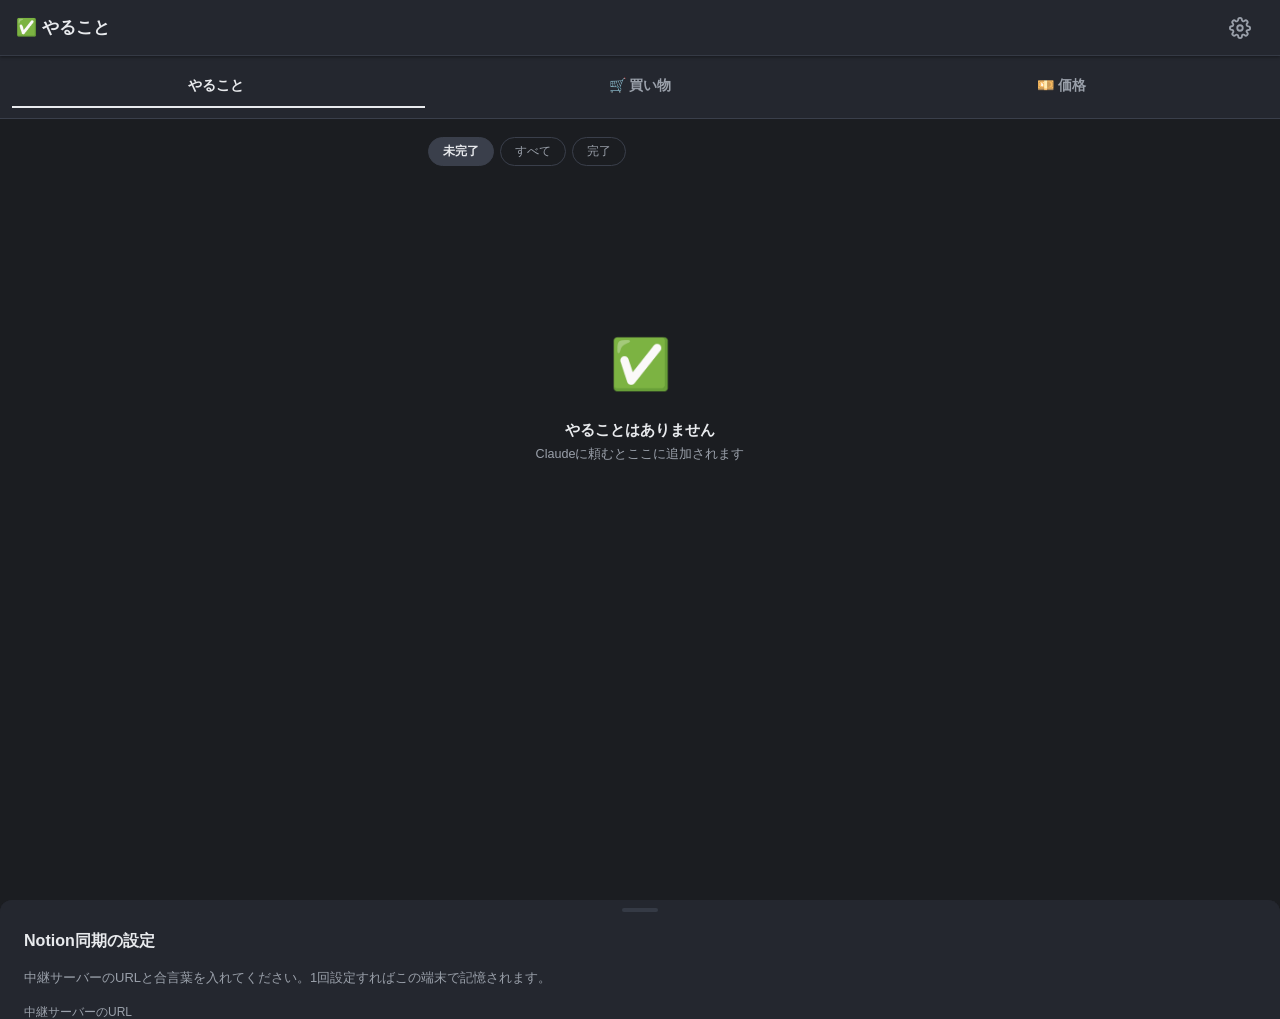
<file: index.html>
<!DOCTYPE html>
<html lang="ja">
<head>
  <meta charset="UTF-8">
  <meta name="viewport" content="width=device-width, initial-scale=1.0, viewport-fit=cover">
  <meta name="theme-color" content="#24272f">
  <meta name="apple-mobile-web-app-capable" content="yes">
  <meta name="apple-mobile-web-app-status-bar-style" content="black-translucent">
  <meta name="apple-mobile-web-app-title" content="買い物リスト">
  <link rel="manifest" href="manifest.json?v=24">
  <link rel="apple-touch-icon" href="icons/icon-192.png">
  <title>買い物リスト</title>
  <link rel="stylesheet" href="css/style.css?v=24">
</head>
<body>

  <!-- Header -->
  <header class="header" id="header">
    <h1 class="header__title">🛒 買い物リスト</h1>
    <span class="sync-status" id="syncStatus"></span>
    <button class="header__action" id="syncSettingsBtn" aria-label="同期設定">
      <svg width="22" height="22" viewBox="0 0 24 24" fill="none" stroke="currentColor" stroke-width="2" stroke-linecap="round" stroke-linejoin="round">
        <circle cx="12" cy="12" r="3"></circle>
        <path d="M19.4 15a1.65 1.65 0 0 0 .33 1.82l.06.06a2 2 0 0 1-2.83 2.83l-.06-.06a1.65 1.65 0 0 0-1.82-.33 1.65 1.65 0 0 0-1 1.51V21a2 2 0 0 1-4 0v-.09A1.65 1.65 0 0 0 9 19.4a1.65 1.65 0 0 0-1.82.33l-.06.06a2 2 0 0 1-2.83-2.83l.06-.06a1.65 1.65 0 0 0 .33-1.82 1.65 1.65 0 0 0-1.51-1H3a2 2 0 0 1 0-4h.09A1.65 1.65 0 0 0 4.6 9a1.65 1.65 0 0 0-.33-1.82l-.06-.06a2 2 0 0 1 2.83-2.83l.06.06A1.65 1.65 0 0 0 9 4.6a1.65 1.65 0 0 0 1-1.51V3a2 2 0 0 1 4 0v.09a1.65 1.65 0 0 0 1 1.51 1.65 1.65 0 0 0 1.82-.33l.06-.06a2 2 0 0 1 2.83 2.83l-.06.06a1.65 1.65 0 0 0-.33 1.82V9c.14.36.4.66.73.87.33.2.71.31 1.1.31H21a2 2 0 0 1 0 4h-.09c-.39 0-.77.11-1.1.31-.33.21-.59.51-.73.87z"></path>
      </svg>
    </button>
    <button class="header__action" id="headerAction" aria-label="完了済みを削除" style="display:none;">
      <svg width="24" height="24" viewBox="0 0 24 24" fill="none" stroke="currentColor" stroke-width="2" stroke-linecap="round" stroke-linejoin="round">
        <polyline points="3 6 5 6 21 6"></polyline>
        <path d="M19 6v14a2 2 0 0 1-2 2H7a2 2 0 0 1-2-2V6m3 0V4a2 2 0 0 1 2-2h4a2 2 0 0 1 2 2v2"></path>
      </svg>
    </button>
  </header>

  <!-- モード切替: やること / 買い物 -->
  <div class="mode-switch" id="modeSwitch">
    <button class="mode-btn mode-btn--active" data-mode="todo">やること<span class="mode-badge" id="todoCount"></span></button>
    <button class="mode-btn" data-mode="shop">🛒 買い物</button>
    <button class="mode-btn" data-mode="price">💴 価格</button>
  </div>

  <!-- View: やること -->
  <main class="view" id="viewTodo">
    <div class="todo-filters">
      <button class="todo-filter todo-filter--active" data-filter="active">未完了</button>
      <button class="todo-filter" data-filter="all">すべて</button>
      <button class="todo-filter" data-filter="done">完了</button>
    </div>
    <div class="todo-list" id="todoList"></div>
    <div class="empty-state" id="todoEmpty" style="display:none;">
      <div class="empty-state__icon">✅</div>
      <p class="empty-state__title">やることはありません</p>
      <p class="empty-state__sub">Claudeに頼むとここに追加されます</p>
    </div>
  </main>

  <!-- View: 価格比較 -->
  <main class="view" id="viewPrice">
    <div class="price-top">
      <input class="price-search" id="priceSearch" type="search" placeholder="商品名・店名で検索" autocomplete="off">
      <div class="price-rank" id="priceRanking" style="display:none;"></div>
    </div>
    <div class="price-list" id="priceList"></div>
    <div class="empty-state" id="priceEmpty" style="display:none;">
      <div class="empty-state__icon">💴</div>
      <p class="empty-state__title">価格の記録はまだありません</p>
      <p class="empty-state__sub">Claudeにレシートや値札の写真を送ると、ここに記録されます</p>
    </div>
  </main>

  <!-- View: List -->
  <main class="view view--active" id="viewList">
    <div class="item-list" id="itemList"></div>
    <div class="empty-state" id="emptyList">
      <div class="empty-state__icon">🛍️</div>
      <p class="empty-state__title">リストは空です</p>
      <p class="empty-state__sub">＋ボタンで商品を追加しましょう</p>
    </div>
  </main>

  <!-- View: History -->
  <main class="view" id="viewHistory">
    <div class="history-list" id="historyList"></div>
    <div class="empty-state" id="emptyHistory">
      <div class="empty-state__icon">📋</div>
      <p class="empty-state__title">履歴はまだありません</p>
      <p class="empty-state__sub">買い物を完了すると履歴に記録されます</p>
    </div>
  </main>

  <!-- View: Favorites -->
  <main class="view" id="viewFavorites">
    <div class="favorites-list" id="favoritesList"></div>
    <div class="empty-state" id="emptyFavorites">
      <div class="empty-state__icon">⭐</div>
      <p class="empty-state__title">お気に入りはまだありません</p>
      <p class="empty-state__sub">同じ商品を半年で3回追加すると自動で登録されます</p>
    </div>
  </main>

  <!-- FAB -->
  <button class="fab" id="fabAdd" aria-label="商品を追加">
    <svg width="28" height="28" viewBox="0 0 24 24" fill="none" stroke="currentColor" stroke-width="2.5" stroke-linecap="round">
      <line x1="12" y1="5" x2="12" y2="19"></line>
      <line x1="5" y1="12" x2="19" y2="12"></line>
    </svg>
  </button>

  <!-- Bottom Navigation -->
  <nav class="bottom-nav" id="bottomNav">
    <button class="nav-tab nav-tab--active" data-view="list">
      <svg width="24" height="24" viewBox="0 0 24 24" fill="none" stroke="currentColor" stroke-width="2" stroke-linecap="round" stroke-linejoin="round">
        <line x1="8" y1="6" x2="21" y2="6"></line>
        <line x1="8" y1="12" x2="21" y2="12"></line>
        <line x1="8" y1="18" x2="21" y2="18"></line>
        <line x1="3" y1="6" x2="3.01" y2="6"></line>
        <line x1="3" y1="12" x2="3.01" y2="12"></line>
        <line x1="3" y1="18" x2="3.01" y2="18"></line>
      </svg>
      <span>リスト</span>
    </button>
    <button class="nav-tab" data-view="history">
      <svg width="24" height="24" viewBox="0 0 24 24" fill="none" stroke="currentColor" stroke-width="2" stroke-linecap="round" stroke-linejoin="round">
        <circle cx="12" cy="12" r="10"></circle>
        <polyline points="12 6 12 12 16 14"></polyline>
      </svg>
      <span>履歴</span>
    </button>
    <button class="nav-tab" data-view="favorites">
      <svg width="24" height="24" viewBox="0 0 24 24" fill="none" stroke="currentColor" stroke-width="2" stroke-linecap="round" stroke-linejoin="round">
        <polygon points="12 2 15.09 8.26 22 9.27 17 14.14 18.18 21.02 12 17.77 5.82 21.02 7 14.14 2 9.27 8.91 8.26 12 2"></polygon>
      </svg>
      <span>お気に入り</span>
    </button>
  </nav>

  <!-- Modal Backdrop -->
  <div class="modal-backdrop" id="modalBackdrop"></div>

  <!-- Modal: Add/Edit Item -->
  <div class="modal" id="itemModal">
    <div class="modal__handle"></div>
    <h2 class="modal__title" id="modalTitle">商品を追加</h2>
    <form id="itemForm" autocomplete="off">
      <div class="form-group">
        <label for="inputUrl">URLから追加（任意）</label>
        <div class="url-input-row">
          <input type="url" id="inputUrl" placeholder="商品ページのURLを貼り付け">
          <button type="button" class="btn-url-fetch" id="btnFetchUrl" aria-label="URLから読み取り">
            <span class="btn-url-fetch__text">読取</span>
            <span class="btn-url-fetch__loading" style="display:none;">...</span>
          </button>
        </div>
        <div class="url-status" id="urlStatus"></div>
      </div>
      <div class="form-group">
        <label for="inputName">商品名</label>
        <input type="text" id="inputName" placeholder="例: 牛乳" required>
        <div class="suggest-hint" id="suggestHint"></div>
      </div>
      <div class="form-group">
        <label>カテゴリ</label>
        <div class="category-chips" id="categoryChips"></div>
      </div>
      <div class="form-row">
        <div class="form-group form-group--half">
          <label for="inputQuantity">数量</label>
          <div class="quantity-control">
            <button type="button" class="qty-btn" id="qtyMinus">−</button>
            <input type="number" id="inputQuantity" value="1" min="1" max="99">
            <button type="button" class="qty-btn" id="qtyPlus">＋</button>
          </div>
        </div>
        <div class="form-group form-group--half">
          <label for="inputUnit">単位</label>
          <select id="inputUnit"></select>
        </div>
      </div>
      <div class="form-row">
        <div class="form-group form-group--half">
          <label for="inputPrice">価格（税込）</label>
          <div class="price-input">
            <span class="price-input__prefix">¥</span>
            <input type="number" id="inputPrice" placeholder="0" min="0">
          </div>
        </div>
        <div class="form-group form-group--half">
          <label for="inputMemo">メモ</label>
          <input type="text" id="inputMemo" placeholder="例: 低脂肪タイプ">
        </div>
      </div>
      <div class="form-actions">
        <button type="button" class="btn btn--secondary" id="btnCancel">キャンセル</button>
        <button type="submit" class="btn btn--primary" id="btnSubmit">追加</button>
      </div>
    </form>
  </div>

  <!-- Toast -->
  <div class="toast" id="toast"></div>

  <!-- Confirm Dialog -->
  <div class="confirm-backdrop" id="confirmBackdrop"></div>
  <div class="confirm-dialog" id="confirmDialog">
    <p class="confirm-dialog__message" id="confirmMessage"></p>
    <div class="confirm-dialog__actions">
      <button class="btn btn--secondary" id="confirmCancel">キャンセル</button>
      <button class="btn btn--danger" id="confirmOk">削除</button>
    </div>
  </div>

  <!-- 同期設定モーダル -->
  <div class="modal" id="syncModal">
    <div class="modal__handle"></div>
    <h2 class="modal__title">Notion同期の設定</h2>
    <p class="sync-help">中継サーバーのURLと合言葉を入れてください。1回設定すればこの端末で記憶されます。</p>
    <label class="sync-label">中継サーバーのURL</label>
    <input class="sync-input" id="syncUrl" type="url" placeholder="https://xxxxx.workers.dev" autocomplete="off">
    <label class="sync-label">合言葉</label>
    <input class="sync-input" id="syncKey" type="password" placeholder="合言葉" autocomplete="off">
    <p class="sync-msg" id="syncMsg"></p>
    <div class="sync-actions">
      <button type="button" class="sync-btn sync-btn--ghost" id="syncCancel">閉じる</button>
      <button type="button" class="sync-btn sync-btn--primary" id="syncSave">保存して接続</button>
    </div>
  </div>

  <script src="js/desktop.js?v=24"></script>
  <script src="js/sync.js?v=24"></script>
  <script src="js/todo.js?v=24"></script>
  <script src="js/prices.js?v=24"></script>
  <script src="js/store.js?v=24"></script>
  <script src="js/app.js?v=24"></script>
</body>
</html>
</file>
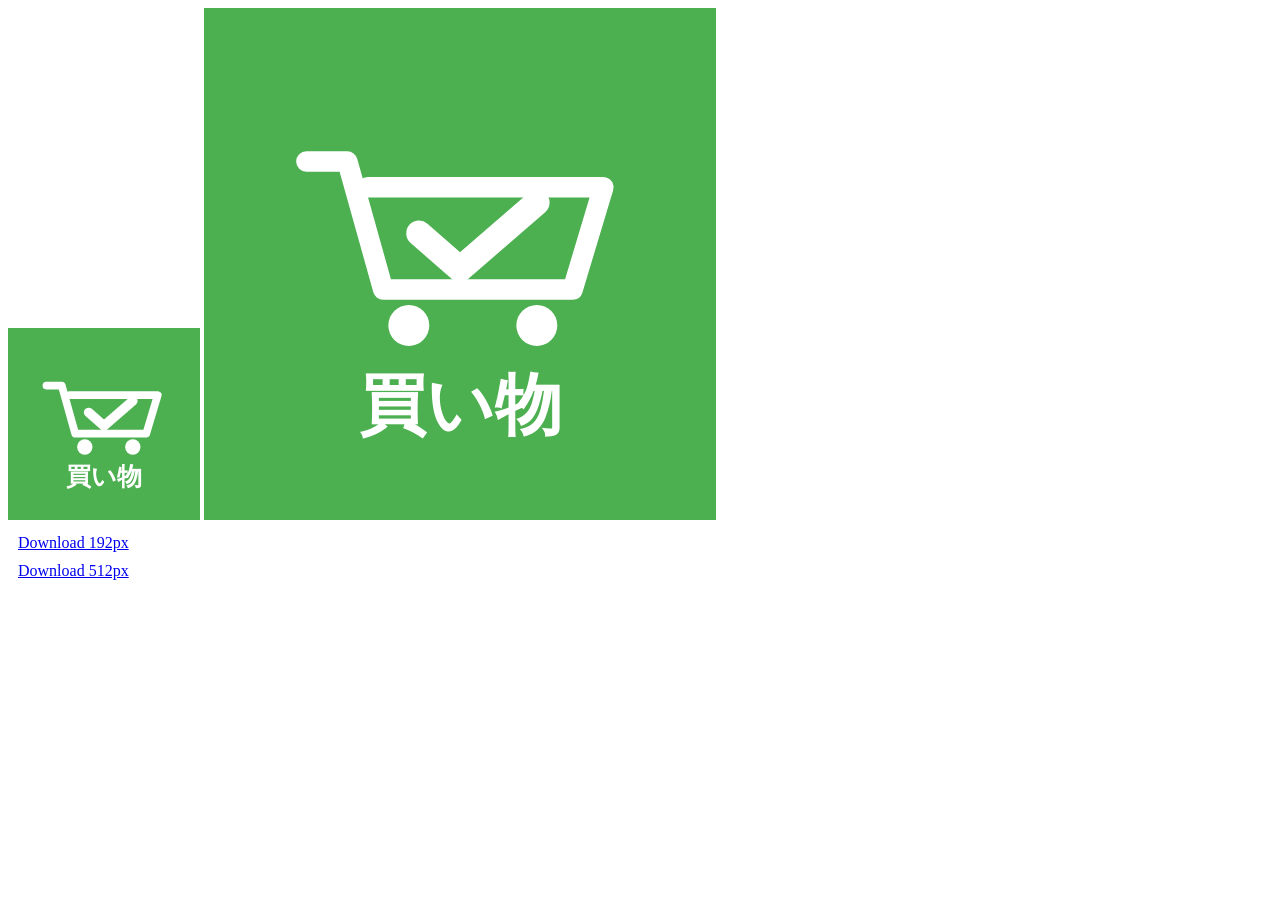
<file: icons/generate-icons.html>
<!DOCTYPE html>
<html>
<head><title>Icon Generator</title></head>
<body>
<canvas id="c192" width="192" height="192"></canvas>
<canvas id="c512" width="512" height="512"></canvas>
<script>
function drawIcon(canvas) {
  const ctx = canvas.getContext('2d');
  const s = canvas.width;

  // Background
  ctx.fillStyle = '#4CAF50';
  ctx.fillRect(0, 0, s, s);

  // Cart icon (simplified)
  ctx.strokeStyle = '#fff';
  ctx.fillStyle = '#fff';
  ctx.lineWidth = s * 0.04;
  ctx.lineCap = 'round';
  ctx.lineJoin = 'round';

  const cx = s * 0.5;
  const cy = s * 0.45;
  const scale = s / 100;

  // Cart body
  ctx.beginPath();
  ctx.moveTo(20 * scale, 30 * scale);
  ctx.lineTo(28 * scale, 30 * scale);
  ctx.lineTo(35 * scale, 55 * scale);
  ctx.lineTo(72 * scale, 55 * scale);
  ctx.lineTo(78 * scale, 35 * scale);
  ctx.lineTo(32 * scale, 35 * scale);
  ctx.stroke();

  // Wheels
  ctx.beginPath();
  ctx.arc(40 * scale, 62 * scale, 4 * scale, 0, Math.PI * 2);
  ctx.fill();
  ctx.beginPath();
  ctx.arc(65 * scale, 62 * scale, 4 * scale, 0, Math.PI * 2);
  ctx.fill();

  // Checkmark
  ctx.lineWidth = s * 0.05;
  ctx.beginPath();
  ctx.moveTo(42 * scale, 44 * scale);
  ctx.lineTo(50 * scale, 51 * scale);
  ctx.lineTo(65 * scale, 38 * scale);
  ctx.stroke();

  // Text
  ctx.font = `bold ${s * 0.13}px sans-serif`;
  ctx.textAlign = 'center';
  ctx.fillText('買い物', cx, s * 0.82);
}

drawIcon(document.getElementById('c192'));
drawIcon(document.getElementById('c512'));

// Download links
['c192', 'c512'].forEach(id => {
  const canvas = document.getElementById(id);
  const link = document.createElement('a');
  link.download = `icon-${canvas.width}.png`;
  link.href = canvas.toDataURL('image/png');
  link.textContent = `Download ${canvas.width}px`;
  link.style.display = 'block';
  link.style.margin = '10px';
  document.body.appendChild(link);
});
</script>
</body>
</html>
</file>
<file: css/style.css>
/* === Reset & Variables === */
*, *::before, *::after {
  box-sizing: border-box;
  margin: 0;
  padding: 0;
}

:root {
  --color-primary: #5bd49a;
  --color-primary-dark: #43b881;
  --color-primary-light: #2a3b35;
  --color-background: #1b1d21;
  --color-surface: #24272f;
  --color-surface-2: #2a2e38;
  --color-text-primary: #e8eaed;
  --color-text-secondary: #9aa0aa;
  --color-divider: #353a45;
  --color-danger: #ff7b7b;
  --color-checked: #6b7280;
  --color-accent: #6ea8fe;
  --color-warn: #f5c14b;

  --header-height: 56px;
  --nav-height: 60px;
  --fab-size: 56px;
  --tap-min: 48px;
  --radius: 12px;
  --radius-sm: 8px;

  --sp-xs: 4px;
  --sp-sm: 8px;
  --sp-md: 16px;
  --sp-lg: 24px;

  --font: -apple-system, 'Hiragino Sans', 'Noto Sans JP', 'Yu Gothic', 'Meiryo', sans-serif;
  --shadow-1: 0 1px 3px rgba(0,0,0,0.4);
  --shadow-2: 0 4px 12px rgba(0,0,0,0.45);
  --shadow-3: 0 8px 24px rgba(0,0,0,0.5);

  --safe-bottom: env(safe-area-inset-bottom, 0px);
}

html {
  font-size: 15px;
  -webkit-text-size-adjust: 100%;
}

body {
  font-family: var(--font);
  background: var(--color-background);
  color: var(--color-text-primary);
  line-height: 1.5;
  -webkit-tap-highlight-color: transparent;
  overflow-x: hidden;
  min-height: 100vh;
  min-height: 100dvh;
}

input, select, button, textarea {
  font-family: inherit;
  font-size: inherit;
}

button {
  cursor: pointer;
  border: none;
  background: none;
  touch-action: manipulation;
}

/* === Header === */
.header {
  position: fixed;
  top: 0;
  left: 0;
  right: 0;
  height: var(--header-height);
  background: var(--color-surface);
  color: var(--color-text-primary);
  border-bottom: 1px solid var(--color-divider);
  display: flex;
  align-items: center;
  justify-content: space-between;
  padding: 0 var(--sp-md);
  z-index: 100;
  box-shadow: var(--shadow-1);
}

.header__title {
  font-size: 1.2rem;
  font-weight: 700;
}

.header__action {
  color: var(--color-text-secondary);
  width: var(--tap-min);
  height: var(--tap-min);
  display: flex;
  align-items: center;
  justify-content: center;
  border-radius: 50%;
  transition: background 0.15s;
}

.header__action:active {
  background: rgba(255,255,255,0.2);
}

/* === Views === */
.view {
  display: none;
  padding: calc(var(--header-height) + var(--sp-md)) var(--sp-md) calc(var(--nav-height) + var(--safe-bottom) + var(--sp-lg));
  min-height: 100vh;
  min-height: 100dvh;
}

.view--active {
  display: block;
}

/* === Empty State === */
.empty-state {
  display: flex;
  flex-direction: column;
  align-items: center;
  justify-content: center;
  padding: 60px var(--sp-lg);
  text-align: center;
}

.empty-state__icon {
  font-size: 3.5rem;
  margin-bottom: var(--sp-md);
}

.empty-state__title {
  font-size: 1.1rem;
  font-weight: 600;
  color: var(--color-text-primary);
  margin-bottom: var(--sp-xs);
}

.empty-state__sub {
  font-size: 0.9rem;
  color: var(--color-text-secondary);
}

/* === Item List === */
.category-group {
  margin-bottom: var(--sp-md);
}

.category-group__header {
  display: flex;
  align-items: center;
  gap: var(--sp-sm);
  padding: var(--sp-sm) var(--sp-xs);
  font-size: 0.85rem;
  font-weight: 600;
  color: var(--color-text-secondary);
}

.category-group__dot {
  width: 10px;
  height: 10px;
  border-radius: 50%;
  flex-shrink: 0;
}

.item-card {
  position: relative;
  overflow: hidden;
  border-radius: var(--radius-sm);
  margin-bottom: var(--sp-sm);
  max-height: 200px;
  transition: max-height 0.4s ease, opacity 0.4s ease, margin-bottom 0.4s ease;
}

.item-card--removing {
  max-height: 0;
  opacity: 0;
  margin-bottom: 0;
  pointer-events: none;
}

.item-card__actions {
  position: absolute;
  top: 0;
  right: 0;
  bottom: 0;
  display: flex;
  align-items: stretch;
}

.item-card__action-delete {
  width: 80px;
  background: var(--color-danger);
  color: #fff;
  display: flex;
  align-items: center;
  justify-content: center;
  font-size: 0.85rem;
  font-weight: 600;
}

.item-card__action-fav {
  width: 80px;
  background: #FFC107;
  color: #fff;
  display: flex;
  align-items: center;
  justify-content: center;
  font-size: 1.2rem;
}

.item-card__content {
  position: relative;
  display: flex;
  align-items: center;
  gap: var(--sp-sm);
  padding: var(--sp-sm) var(--sp-md);
  background: var(--color-surface);
  border-left: 4px solid var(--color-divider);
  min-height: var(--tap-min);
  transition: transform 0.2s ease;
  z-index: 1;
}

.item-card__check {
  width: 24px;
  height: 24px;
  border: 2px solid var(--color-text-secondary);
  border-radius: 50%;
  flex-shrink: 0;
  display: flex;
  align-items: center;
  justify-content: center;
  transition: all 0.15s;
  touch-action: manipulation;
}

.item-card__check--checked {
  background: var(--color-primary);
  border-color: var(--color-primary);
}

.item-card__check--checked::after {
  content: '';
  width: 6px;
  height: 10px;
  border: solid #11151c;
  border-width: 0 2px 2px 0;
  transform: rotate(45deg) translate(-1px, -1px);
}

.item-card__info {
  flex: 1;
  min-width: 0;
}

.item-card__name {
  font-size: 1rem;
  font-weight: 500;
  overflow: hidden;
  text-overflow: ellipsis;
  white-space: nowrap;
}

.item-card__meta {
  font-size: 0.8rem;
  color: var(--color-text-secondary);
  display: flex;
  gap: var(--sp-sm);
  margin-top: 2px;
}

.item-card--checked .item-card__name {
  text-decoration: line-through;
  color: var(--color-checked);
}

.item-card--checked .item-card__meta {
  color: var(--color-checked);
}

.item-card--checked .item-card__content {
  opacity: 0.6;
}

/* === History === */
.history-group {
  margin-bottom: var(--sp-md);
}

.history-group__header {
  font-size: 0.85rem;
  font-weight: 600;
  color: var(--color-text-secondary);
  padding: var(--sp-sm) var(--sp-xs);
}

.history-item {
  position: relative;
  overflow: hidden;
  border-radius: var(--radius-sm);
  margin-bottom: var(--sp-sm);
}

.history-item__actions {
  position: absolute;
  top: 0;
  right: 0;
  bottom: 0;
  display: flex;
  align-items: stretch;
}

.history-item__action-delete {
  width: 80px;
  background: var(--color-danger);
  color: #fff;
  display: flex;
  align-items: center;
  justify-content: center;
  font-size: 0.85rem;
  font-weight: 600;
}

.history-item__content {
  position: relative;
  display: flex;
  align-items: center;
  gap: var(--sp-sm);
  padding: var(--sp-sm) var(--sp-md);
  background: var(--color-surface);
  border-left: 4px solid var(--color-divider);
  min-height: var(--tap-min);
  touch-action: manipulation;
  transition: transform 0.2s ease;
  z-index: 1;
}

.history-item__content:active {
  background: rgba(255,255,255,.07);
}

.history-item__info {
  flex: 1;
  min-width: 0;
}

.history-item__name {
  font-weight: 500;
  overflow: hidden;
  text-overflow: ellipsis;
  white-space: nowrap;
}

.history-item__meta {
  font-size: 0.8rem;
  color: var(--color-text-secondary);
}

.history-item__price {
  flex-shrink: 0;
  background: rgba(245,193,75,.16);
  color: #E65100;
  font-size: 0.8rem;
  font-weight: 600;
  padding: 2px 8px;
  border-radius: 10px;
  white-space: nowrap;
}

.history-item__add {
  color: var(--color-primary);
  font-size: 1.2rem;
  width: var(--tap-min);
  height: var(--tap-min);
  display: flex;
  align-items: center;
  justify-content: center;
  flex-shrink: 0;
}

/* === Favorites === */
.favorite-card {
  display: flex;
  align-items: center;
  gap: var(--sp-sm);
  padding: var(--sp-sm) var(--sp-md);
  background: var(--color-surface);
  border-radius: var(--radius-sm);
  margin-bottom: var(--sp-sm);
  border-left: 4px solid var(--color-divider);
  min-height: var(--tap-min);
  touch-action: manipulation;
  transition: background 0.15s;
  position: relative;
}

.favorite-card:active {
  background: rgba(255,255,255,.07);
}

.favorite-card__icon {
  font-size: 1.3rem;
  flex-shrink: 0;
}

.favorite-card__info {
  flex: 1;
  min-width: 0;
}

.favorite-card__name {
  font-weight: 500;
  overflow: hidden;
  text-overflow: ellipsis;
  white-space: nowrap;
}

.favorite-card__meta {
  font-size: 0.8rem;
  color: var(--color-text-secondary);
}

.favorite-card__actions {
  display: flex;
  gap: var(--sp-xs);
}

.favorite-card__add {
  color: var(--color-primary);
  width: var(--tap-min);
  height: var(--tap-min);
  display: flex;
  align-items: center;
  justify-content: center;
  font-size: 1.4rem;
  flex-shrink: 0;
}

.favorite-card__remove {
  color: var(--color-danger);
  width: 36px;
  height: var(--tap-min);
  display: flex;
  align-items: center;
  justify-content: center;
  font-size: 1rem;
  flex-shrink: 0;
  opacity: 0.6;
}

.favorite-card__remove:active {
  opacity: 1;
}

/* === Bottom Navigation === */
.bottom-nav {
  position: fixed;
  bottom: 0;
  left: 0;
  right: 0;
  height: calc(var(--nav-height) + var(--safe-bottom));
  padding-bottom: var(--safe-bottom);
  background: var(--color-surface);
  display: flex;
  box-shadow: 0 -1px 4px rgba(0,0,0,0.08);
  z-index: 100;
}

.nav-tab {
  flex: 1;
  display: flex;
  flex-direction: column;
  align-items: center;
  justify-content: center;
  gap: 2px;
  color: var(--color-text-secondary);
  font-size: 0.7rem;
  font-weight: 500;
  transition: color 0.15s;
  position: relative;
}

.nav-tab--active {
  color: var(--color-primary);
}

.nav-tab--active::before {
  content: '';
  position: absolute;
  top: 0;
  left: 20%;
  right: 20%;
  height: 3px;
  background: var(--color-primary);
  border-radius: 0 0 3px 3px;
}

.nav-tab svg {
  width: 22px;
  height: 22px;
}

/* === FAB === */
.fab {
  position: fixed;
  bottom: calc(var(--nav-height) + var(--safe-bottom) + var(--sp-md));
  right: var(--sp-md);
  width: var(--fab-size);
  height: var(--fab-size);
  background: var(--color-primary);
  color: #11151c;
  border-radius: 50%;
  display: flex;
  align-items: center;
  justify-content: center;
  box-shadow: var(--shadow-2);
  z-index: 90;
  transition: transform 0.15s, box-shadow 0.15s;
}

.fab:active {
  transform: scale(0.92);
  box-shadow: var(--shadow-1);
}

.fab--hidden {
  display: none;
}

/* === Modal === */
.modal-backdrop {
  position: fixed;
  inset: 0;
  background: rgba(0,0,0,0.4);
  z-index: 200;
  opacity: 0;
  pointer-events: none;
  transition: opacity 0.25s;
}

.modal-backdrop--active {
  opacity: 1;
  pointer-events: auto;
}

.modal {
  position: fixed;
  bottom: 0;
  left: 0;
  right: 0;
  background: var(--color-surface);
  border-radius: var(--radius) var(--radius) 0 0;
  padding: var(--sp-sm) var(--sp-lg) calc(var(--sp-lg) + var(--safe-bottom));
  z-index: 201;
  transform: translateY(100%);
  transition: transform 0.3s cubic-bezier(0.4, 0, 0.2, 1);
  max-height: 85vh;
  overflow-y: auto;
}

.modal--active {
  transform: translateY(0);
}

.modal__handle {
  width: 36px;
  height: 4px;
  background: var(--color-divider);
  border-radius: 2px;
  margin: 0 auto var(--sp-md);
}

.modal__title {
  font-size: 1.15rem;
  font-weight: 700;
  margin-bottom: var(--sp-md);
}

/* === Form === */
.form-group {
  margin-bottom: var(--sp-md);
}

.form-group label {
  display: block;
  font-size: 0.85rem;
  font-weight: 600;
  color: var(--color-text-secondary);
  margin-bottom: var(--sp-xs);
}

.form-group input[type="text"],
.form-group select {
  width: 100%;
  padding: 10px 12px;
  border: 1.5px solid var(--color-divider);
  border-radius: var(--radius-sm);
  font-size: 1rem;
  background: var(--color-surface);
  transition: border-color 0.15s;
  appearance: none;
  -webkit-appearance: none;
}

.form-group select {
  background-image: url("data:image/svg+xml,%3Csvg xmlns='http://www.w3.org/2000/svg' width='12' height='12' viewBox='0 0 24 24' fill='none' stroke='%23757575' stroke-width='2'%3E%3Cpolyline points='6 9 12 15 18 9'%3E%3C/polyline%3E%3C/svg%3E");
  background-repeat: no-repeat;
  background-position: right 12px center;
  padding-right: 36px;
}

.form-group input:focus,
.form-group select:focus {
  outline: none;
  border-color: var(--color-primary);
}

.suggest-hint {
  font-size: 0.8rem;
  color: var(--color-primary);
  margin-top: var(--sp-xs);
}

.suggest-hint:empty {
  display: none;
}

.form-row {
  display: flex;
  gap: var(--sp-md);
}

.form-group--half {
  flex: 1;
}

/* === Quantity Control === */
.quantity-control {
  display: flex;
  align-items: center;
  border: 1.5px solid var(--color-divider);
  border-radius: var(--radius-sm);
  overflow: hidden;
}

.qty-btn {
  width: var(--tap-min);
  height: 42px;
  font-size: 1.2rem;
  font-weight: 600;
  color: var(--color-primary);
  display: flex;
  align-items: center;
  justify-content: center;
  transition: background 0.1s;
}

.qty-btn:active {
  background: var(--color-primary-light);
}

.quantity-control input[type="number"] {
  width: 48px;
  text-align: center;
  border: none;
  border-left: 1px solid var(--color-divider);
  border-right: 1px solid var(--color-divider);
  font-size: 1rem;
  font-weight: 600;
  height: 42px;
  padding: 0;
  -moz-appearance: textfield;
}

.quantity-control input[type="number"]::-webkit-inner-spin-button,
.quantity-control input[type="number"]::-webkit-outer-spin-button {
  -webkit-appearance: none;
}

.quantity-control input:focus {
  outline: none;
}

/* === Category Chips === */
.category-chips {
  display: flex;
  gap: var(--sp-sm);
  overflow-x: auto;
  padding: var(--sp-xs) 0;
  -webkit-overflow-scrolling: touch;
  scrollbar-width: none;
}

.category-chips::-webkit-scrollbar {
  display: none;
}

.category-chip {
  flex-shrink: 0;
  padding: 6px 14px;
  border-radius: 20px;
  font-size: 0.85rem;
  font-weight: 500;
  border: 1.5px solid var(--color-divider);
  background: var(--color-surface);
  white-space: nowrap;
  transition: all 0.15s;
  touch-action: manipulation;
}

.category-chip--selected {
  color: #fff;
  border-color: transparent;
}

/* === URL Input === */
.url-input-row {
  display: flex;
  gap: var(--sp-sm);
}

.url-input-row input[type="url"] {
  flex: 1;
  padding: 10px 12px;
  border: 1.5px solid var(--color-divider);
  border-radius: var(--radius-sm);
  font-size: 0.9rem;
  background: var(--color-surface);
  transition: border-color 0.15s;
  min-width: 0;
}

.url-input-row input[type="url"]:focus {
  outline: none;
  border-color: var(--color-primary);
}

.btn-url-fetch {
  flex-shrink: 0;
  padding: 0 14px;
  background: #2196F3;
  color: #fff;
  border-radius: var(--radius-sm);
  font-size: 0.85rem;
  font-weight: 600;
  min-height: 42px;
  border: none;
  cursor: pointer;
  touch-action: manipulation;
  transition: background 0.15s;
}

.btn-url-fetch:active {
  background: #1976D2;
}

.btn-url-fetch--loading {
  background: #90CAF9;
  pointer-events: none;
}

.url-status {
  font-size: 0.8rem;
  margin-top: var(--sp-xs);
  min-height: 1.2em;
}

.url-status--success {
  color: var(--color-primary);
}

.url-status--error {
  color: var(--color-danger);
}

/* === Price Input === */
.price-input {
  display: flex;
  align-items: center;
  border: 1.5px solid var(--color-divider);
  border-radius: var(--radius-sm);
  overflow: hidden;
  transition: border-color 0.15s;
}

.price-input:focus-within {
  border-color: var(--color-primary);
}

.price-input__prefix {
  padding: 0 8px 0 12px;
  color: var(--color-text-secondary);
  font-weight: 600;
  font-size: 1rem;
}

.price-input input[type="number"] {
  flex: 1;
  border: none;
  padding: 10px 12px 10px 0;
  font-size: 1rem;
  min-width: 0;
  -moz-appearance: textfield;
}

.price-input input[type="number"]::-webkit-inner-spin-button,
.price-input input[type="number"]::-webkit-outer-spin-button {
  -webkit-appearance: none;
}

.price-input input:focus {
  outline: none;
}

/* === Price badge in list === */
.item-card__price {
  flex-shrink: 0;
  background: rgba(245,193,75,.16);
  color: #E65100;
  font-size: 0.8rem;
  font-weight: 600;
  padding: 2px 8px;
  border-radius: 10px;
  white-space: nowrap;
}

/* === Buttons === */
.form-actions {
  display: flex;
  gap: var(--sp-sm);
  margin-top: var(--sp-lg);
}

.btn {
  flex: 1;
  padding: 12px var(--sp-md);
  border-radius: var(--radius-sm);
  font-size: 1rem;
  font-weight: 600;
  transition: all 0.15s;
  min-height: var(--tap-min);
  border: none;
  cursor: pointer;
  touch-action: manipulation;
}

.btn--primary {
  background: var(--color-primary);
  color: #11151c;
  font-weight: 700;
}

.btn--primary:active {
  background: var(--color-primary-dark);
}

.btn--secondary {
  background: rgba(255,255,255,.07);
  color: var(--color-text-primary);
}

.btn--secondary:active {
  background: rgba(255,255,255,.14);
}

.btn--danger {
  background: var(--color-danger);
  color: #11151c;
  font-weight: 700;
}

.btn--danger:active {
  background: #d32f2f;
}

/* === Toast === */
.toast {
  position: fixed;
  bottom: calc(var(--nav-height) + var(--safe-bottom) + var(--sp-lg));
  left: 50%;
  transform: translateX(-50%) translateY(20px);
  background: var(--color-surface-2);
  color: var(--color-text-primary);
  border: 1px solid var(--color-divider);
  padding: 10px 20px;
  border-radius: 24px;
  font-size: 0.9rem;
  z-index: 300;
  opacity: 0;
  pointer-events: none;
  transition: all 0.25s;
  max-width: 90vw;
  text-align: center;
}

.toast--show {
  opacity: 1;
  transform: translateX(-50%) translateY(0);
  pointer-events: auto;
}

.toast--with-action {
  display: flex;
  align-items: center;
  gap: 12px;
  padding: 8px 8px 8px 20px;
  text-align: left;
}

.toast__message {
  flex: 1;
  min-width: 0;
}

.toast__action {
  color: #81C784;
  font-weight: 700;
  font-size: 0.9rem;
  padding: 8px 14px;
  border-radius: 18px;
  background: none;
  flex-shrink: 0;
  transition: background 0.15s;
}

.toast__action:active {
  background: rgba(255,255,255,0.12);
}

/* === Confirm Dialog === */
.confirm-backdrop {
  position: fixed;
  inset: 0;
  background: rgba(0,0,0,0.4);
  z-index: 300;
  opacity: 0;
  pointer-events: none;
  transition: opacity 0.2s;
}

.confirm-backdrop--active {
  opacity: 1;
  pointer-events: auto;
}

.confirm-dialog {
  position: fixed;
  top: 50%;
  left: 50%;
  transform: translate(-50%, -50%) scale(0.9);
  background: var(--color-surface);
  border-radius: var(--radius);
  padding: var(--sp-lg);
  z-index: 301;
  width: min(320px, 85vw);
  opacity: 0;
  pointer-events: none;
  transition: all 0.2s;
  box-shadow: var(--shadow-3);
}

.confirm-dialog--active {
  opacity: 1;
  pointer-events: auto;
  transform: translate(-50%, -50%) scale(1);
}

.confirm-dialog__message {
  font-size: 1rem;
  margin-bottom: var(--sp-lg);
  line-height: 1.5;
}

.confirm-dialog__actions {
  display: flex;
  gap: var(--sp-sm);
}

/* === Utility === */
.sr-only {
  position: absolute;
  width: 1px;
  height: 1px;
  padding: 0;
  margin: -1px;
  overflow: hidden;
  clip: rect(0,0,0,0);
  border: 0;
}

/* === Responsive === */
@media (min-width: 600px) {
  .view {
    max-width: 480px;
    margin: 0 auto;
  }
}

/* === Notion同期 === */
.sync-status {
  margin-left: auto;
  margin-right: 8px;
  font-size: 11px;
  color: rgba(255,255,255,.85);
  white-space: nowrap;
}
.sync-status--error { color: #FFCDD2; }

.sync-help { font-size: 13px; line-height: 1.6; color: var(--color-text-secondary); margin-bottom: 14px; }
.sync-label { display: block; font-size: 12px; color: var(--color-text-secondary); margin: 10px 0 4px; }
.sync-input {
  width: 100%; padding: 11px 12px; border: 1px solid var(--color-divider); border-radius: 10px;
  font-size: 15px; background: var(--color-surface); box-sizing: border-box;
}
.sync-input:focus { outline: none; border-color: var(--color-primary); }
.sync-msg { font-size: 13px; margin: 12px 0 0; min-height: 18px; color: var(--color-text-primary); }
.sync-actions { display: flex; gap: 10px; margin-top: 16px; }
.sync-btn {
  flex: 1; padding: 13px; border-radius: 10px; font-size: 15px;
  font-weight: 600; cursor: pointer; border: none;
}
.sync-btn--primary { background: var(--color-primary); color: #11151c; font-weight: 700; }
.sync-btn--ghost { background: rgba(255,255,255,.07); color: var(--color-text-secondary); }

/* === モード切替（やること / 買い物）=== */
.mode-switch {
  display: flex; gap: 8px; padding: 10px 12px;
  background: var(--color-surface); border-bottom: 1px solid var(--color-divider);
  position: sticky; top: 0; z-index: 10;
}
.mode-btn {
  flex: 1; padding: 10px; border: none; border-radius: 10px; cursor: pointer;
  background: rgba(255,255,255,.07); color: var(--color-text-secondary); font-size: 15px; font-weight: 600;
  display: flex; align-items: center; justify-content: center; gap: 6px;
}
.mode-btn--active { background: var(--color-primary); color: #11151c; }
.mode-badge { font-size: 11px; font-weight: 500; opacity: .9; }

/* === やること === */
.todo-filters { display: flex; gap: 6px; padding: 10px 12px 4px; }
.todo-filter {
  background: transparent; border: 1px solid var(--color-divider); color: var(--color-text-secondary);
  border-radius: 999px; padding: 5px 14px; font-size: 12px; cursor: pointer;
}
.todo-filter--active { background: var(--color-primary); border-color: var(--color-primary); color: #11151c; font-weight: 600; }

.todo-list { padding: 8px 12px 90px; }
.todo-card {
  background: var(--color-surface); border-radius: 12px; padding: 12px 14px; margin-bottom: 8px;
  box-shadow: 0 1px 3px rgba(0,0,0,.08);
}
.todo-card--done { opacity: .55; }
.todo-card--doing { box-shadow: inset 3px 0 0 var(--color-warn), 0 1px 3px rgba(0,0,0,.08); }
.todo-card__row { display: flex; align-items: flex-start; gap: 12px; }
.todo-check {
  flex: 0 0 auto; width: 26px; height: 26px; border-radius: 8px;
  border: 2px solid var(--color-checked); background: var(--color-surface); cursor: pointer;
  font-size: 13px; line-height: 1; color: #11151c;
  display: flex; align-items: center; justify-content: center;
}
.todo-check--doing { background: var(--color-warn); border-color: var(--color-warn); color: #4a3500; }
.todo-check--done { background: var(--color-primary); border-color: var(--color-primary); }
.todo-card__body { flex: 1 1 auto; min-width: 0; }
.todo-card__title { font-size: 15px; line-height: 1.5; word-break: break-word; }
.todo-card--done .todo-card__title { text-decoration: line-through; color: var(--color-checked); }
.todo-card__tags { display: flex; flex-wrap: wrap; gap: 6px; margin-top: 7px; align-items: center; }
.todo-tag {
  font-size: 11px; padding: 2px 8px; border-radius: 999px;
  background: rgba(255,255,255,.07); color: var(--color-text-secondary); white-space: nowrap;
}
.todo-tag--doing { background: rgba(245,193,75,.16); color: var(--color-warn); }
.todo-tag--pri-高 { background: rgba(255,123,123,.16); color: var(--color-danger); }
.todo-tag--over { background: rgba(255,123,123,.16); color: var(--color-danger); }
.todo-tag--memo { cursor: pointer; }
.todo-memo {
  margin-top: 10px; padding: 10px 12px; background: var(--color-surface-2); border-radius: 8px;
  font-size: 13px; line-height: 1.7; white-space: pre-wrap; word-break: break-word; color: var(--color-text-secondary);
}

/* ヘッダーが position:fixed のため、その下に配置する */
.mode-switch { margin-top: 56px; top: 56px; }
/* モード切替がヘッダー分の余白を担うので、各ビューの上余白は小さくする */
.view { padding-top: 8px; }

/* ==========================================================================
   ブラッシュアップ: モノトーン基調 + 意味のある色だけ残す
   - 普段の画面（タブ・フィルタ・FAB等）はグレー階調で統一
   - 緑=完了 / 黄=進行中 / 赤=期限切れ のように、状態を表すときだけ色を使う
   ========================================================================== */
:root {
  --tone-1: #1b1d21;   /* 背景 */
  --tone-2: #24272f;   /* カード・ヘッダー */
  --tone-3: #2f333d;   /* 一段持ち上げた面 */
  --tone-4: #3a3f4b;   /* 枠線・非活性 */
  --tone-on: #e8eaed;  /* 主要文字 */
  --tone-sub: #9aa0aa; /* 補助文字 */
}

/* --- フォーム: 入力欄すべてをダーク化（type違いで白く残るのを防ぐ） --- */
.form-group input,
.form-group select,
.form-group textarea,
.modal input,
.modal select,
.modal textarea {
  width: 100%;
  color: var(--tone-on);
  background: var(--tone-3);
  border: 1.5px solid var(--tone-4);
  border-radius: var(--radius-sm);
  caret-color: var(--tone-on);
}
.form-group input::placeholder,
.modal input::placeholder { color: #6f7681; }

/* 単位などのドロップダウン: 選択肢側も暗く（黒文字が見えない問題の対策） */
.form-group select option,
.modal select option { background: var(--tone-2); color: var(--tone-on); }

/* 数値入力の増減矢印を消して見た目を揃える */
.form-group input[type="number"] { -moz-appearance: textfield; }
.form-group input[type="number"]::-webkit-outer-spin-button,
.form-group input[type="number"]::-webkit-inner-spin-button { -webkit-appearance: none; margin: 0; }

/* ドロップダウンの矢印を明るい色に描き直す */
.form-group select {
  background-image: url("data:image/svg+xml,%3Csvg xmlns='http://www.w3.org/2000/svg' width='12' height='12' viewBox='0 0 24 24' fill='none' stroke='%239aa0aa' stroke-width='2'%3E%3Cpolyline points='6 9 12 15 18 9'%3E%3C/polyline%3E%3C/svg%3E");
}

/* フォーカス: 緑ではなく、明るい枠＋やわらかいリングで示す */
.form-group input:focus,
.form-group select:focus,
.form-group textarea:focus,
.sync-input:focus,
#newTask:focus {
  outline: none;
  border-color: #7d8595;
  box-shadow: 0 0 0 3px rgba(255,255,255,.08);
}

/* 数量の＋−はモノトーンに */
.quantity-control { border-color: var(--tone-4); background: var(--tone-3); }
.qty-btn { color: var(--tone-on); }
.qty-btn:active { background: rgba(255,255,255,.12); }

/* --- 普段の画面から緑を外す --- */
/* モード切替: 塗りつぶしをやめ、明るい面＋下線で現在地を示す */
.mode-switch { background: var(--tone-2); border-bottom: 1px solid var(--tone-4); }
.mode-btn {
  background: transparent; color: var(--tone-sub);
  border-radius: 0; border-bottom: 2px solid transparent; padding: 11px 8px;
}
.mode-btn--active {
  background: transparent; color: var(--tone-on);
  border-bottom-color: var(--tone-on); font-weight: 700;
}
.mode-badge { color: var(--tone-sub); }

/* フィルタ: 選択中はグレーの面で示す */
.todo-filter { border-color: var(--tone-4); color: var(--tone-sub); }
.todo-filter--active {
  background: var(--tone-4); border-color: var(--tone-4);
  color: var(--tone-on); font-weight: 600;
}

/* 追加ボタン(FAB): 明るいグレーに濃い＋ */
.fab { background: var(--tone-on); color: var(--tone-1); box-shadow: 0 6px 18px rgba(0,0,0,.45); }

/* 下タブ: 選択中は白文字で示す */
.nav-tab { color: var(--tone-sub); }
.nav-tab--active { color: var(--tone-on); }
.bottom-nav { background: var(--tone-2); border-top: 1px solid var(--tone-4); }

/* カテゴリ選択チップ: 選択中はグレーの面 */
.category-chip { background: var(--tone-3); color: var(--tone-sub); border: 1px solid var(--tone-4); }
.category-chip--selected {
  background: var(--tone-4); color: var(--tone-on);
  border-color: #7d8595; font-weight: 600;
}

/* 主ボタン: 明るいグレー（決定操作。緑は状態表示に取っておく） */
.btn--primary { background: var(--tone-on); color: var(--tone-1); }
.btn--primary:active { background: #c9ccd1; }
.sync-btn--primary { background: var(--tone-on); color: var(--tone-1); }
.btn--secondary { background: var(--tone-3); color: var(--tone-on); border: 1px solid var(--tone-4); }
.btn-url-fetch { background: var(--tone-3); color: var(--tone-on); border: 1px solid var(--tone-4); }

/* 入力候補のヒントも控えめに */
.suggest-hint { color: var(--tone-sub); }

/* --- 状態を表す色だけ残す --- */
.todo-check--done { background: #5bd49a; border-color: #5bd49a; }   /* 完了=緑 */
.todo-check--doing { background: #f5c14b; border-color: #f5c14b; }  /* 進行中=黄 */
.item-card__check--checked { background: #5bd49a; border-color: #5bd49a; }

/* ドロップダウンの矢印が敷き詰められるのを防ぐ（background一括指定でrepeatが戻るため） */
.form-group select,
.modal select {
  background-repeat: no-repeat;
  background-position: right 12px center;
  background-color: var(--tone-3);
  padding-right: 36px;
}

/* === PC（デスクトップウィジェット）で開いたときだけ出る操作バー === */
.desk-bar {
  position: fixed; top: 0; left: 0; right: 0; height: 30px; z-index: 300;
  display: flex; align-items: center; justify-content: space-between;
  padding: 0 6px 0 10px;
  background: var(--tone-1); border-bottom: 1px solid var(--tone-4);
  -webkit-app-region: drag; /* ここをつかんでウィンドウを移動できる */
  user-select: none;
}
.desk-title { font-size: 11px; color: var(--tone-sub); font-weight: 600; }
.desk-btns { display: flex; gap: 1px; -webkit-app-region: no-drag; }
.desk-btn {
  background: transparent; border: none; color: var(--tone-sub);
  width: 26px; height: 22px; border-radius: 5px; cursor: pointer; font-size: 11px;
  display: flex; align-items: center; justify-content: center;
}
.desk-btn:hover { background: var(--tone-3); color: var(--tone-on); }
#deskPin.off { opacity: .35; filter: grayscale(1); transform: rotate(35deg); }

/* 操作バーの分だけ全体を下げる */
.is-desktop .header { top: 30px; }
.is-desktop .mode-switch { margin-top: 86px; top: 86px; }
.is-desktop .modal { z-index: 320; }
.is-desktop .modal-backdrop { z-index: 310; }

/* ==========================================================================
   サイズ調整とスクロールバー非表示
   ========================================================================== */

/* --- スクロールバーを消す（スクロール自体はできる） --- */
* { scrollbar-width: none; -ms-overflow-style: none; }
*::-webkit-scrollbar { width: 0 !important; height: 0 !important; display: none; }

/* --- 全体を少し小さめに --- */
html { font-size: 14px; }
.todo-card__title { font-size: 14px; }
.todo-card { padding: 10px 12px; margin-bottom: 6px; }
.todo-check { width: 24px; height: 24px; }
.mode-btn { font-size: 14px; }

/* --- PCウィジェット（幅320px）はさらにコンパクトに --- */
html.is-desktop {
  font-size: 12px;
  --header-height: 40px;
  --nav-height: 46px;
  --fab-size: 42px;
  --tap-min: 36px;
  --sp-md: 12px;
  --sp-lg: 16px;
  --radius: 10px;
  --desk-bar-h: 26px;
}
.is-desktop .desk-bar { height: var(--desk-bar-h); padding: 0 4px 0 8px; }
.is-desktop .desk-title { font-size: 10px; }
.is-desktop .desk-btn { width: 22px; height: 19px; font-size: 10px; }

/* 操作バー＋ヘッダーの分だけ下げる（数値は上の変数と連動） */
.is-desktop .header { top: var(--desk-bar-h); }
.is-desktop .header__title { font-size: 1rem; }
.is-desktop .mode-switch {
  margin-top: calc(var(--desk-bar-h) + var(--header-height));
  top: calc(var(--desk-bar-h) + var(--header-height));
  padding: 6px 8px;
}
.is-desktop .mode-btn { font-size: 12px; padding: 7px 4px; }
.is-desktop .mode-badge { font-size: 10px; }

.is-desktop .todo-filters { padding: 7px 8px 2px; gap: 5px; }
.is-desktop .todo-filter { font-size: 10.5px; padding: 3px 10px; }
.is-desktop .todo-list { padding: 6px 8px 70px; }
.is-desktop .todo-card { padding: 8px 10px; margin-bottom: 5px; border-radius: 9px; }
.is-desktop .todo-card__row { gap: 9px; }
.is-desktop .todo-check { width: 20px; height: 20px; border-radius: 6px; font-size: 11px; }
.is-desktop .todo-card__title { font-size: 12.5px; line-height: 1.45; }
.is-desktop .todo-card__tags { gap: 4px; margin-top: 5px; }
.is-desktop .todo-tag { font-size: 9.5px; padding: 1px 6px; }
.is-desktop .todo-memo { font-size: 11px; padding: 8px 10px; margin-top: 8px; }

/* 買い物側もあわせて詰める */
.is-desktop .item-list { padding: 6px 8px 70px; }
.is-desktop .category-group__header { font-size: 10.5px; }
.is-desktop .item-card { padding: 8px 10px; margin-bottom: 5px; }
.is-desktop .item-card__name { font-size: 12.5px; }
.is-desktop .item-card__meta { font-size: 10.5px; }
.is-desktop .nav-tab { font-size: 9.5px; }
.is-desktop .fab { right: 12px; }

/* ==========================================================================
   💴 価格比較
   ========================================================================== */
.price-top { padding: 10px 12px 2px; }
.price-search {
  width: 100%; padding: 9px 12px; border-radius: 10px; font-size: 14px;
  background: var(--tone-3); color: var(--tone-on);
  border: 1.5px solid var(--tone-4); -webkit-appearance: none; appearance: none;
}
.price-search::placeholder { color: #6f7681; }
.price-search:focus { outline: none; border-color: #7d8595; box-shadow: 0 0 0 3px rgba(255,255,255,.08); }

/* 最安ランキング */
.price-rank {
  margin-top: 10px; padding: 9px 12px; border-radius: 10px;
  background: var(--tone-2); border: 1px solid var(--tone-4);
}
.price-rank__title { font-size: 11px; color: var(--tone-sub); margin-bottom: 6px; }
.price-rank__items { display: flex; flex-wrap: wrap; gap: 6px; }
.price-rank__item {
  font-size: 12px; padding: 3px 9px; border-radius: 999px;
  background: var(--tone-3); color: var(--tone-sub);
}
.price-rank__item b { color: var(--tone-on); margin-left: 2px; }
.price-rank__item--top { background: rgba(91,212,154,.14); color: #5bd49a; }
.price-rank__item--top b { color: #5bd49a; }

.price-list { padding: 6px 12px 90px; }
.price-cat {
  display: flex; align-items: center; gap: 6px;
  font-size: 12px; color: var(--tone-sub); font-weight: 600;
  margin: 14px 2px 6px;
}
.price-cat__dot { width: 7px; height: 7px; border-radius: 50%; }

.price-card {
  background: var(--tone-2); border: 1px solid var(--tone-4); border-radius: 12px;
  padding: 10px 12px; margin-bottom: 8px; cursor: pointer;
}
.price-card:active { background: var(--tone-3); }
.price-card__head { display: flex; align-items: baseline; gap: 8px; margin-bottom: 6px; }
.price-card__name { flex: 1 1 auto; font-size: 14px; font-weight: 600; color: var(--tone-on); word-break: break-word; }
.price-card__meta { flex: 0 0 auto; font-size: 11px; color: var(--tone-sub); }

.price-row {
  display: flex; align-items: center; gap: 8px;
  padding: 4px 0; font-size: 13px; color: var(--tone-sub);
}
.price-row__store { flex: 1 1 auto; min-width: 0; overflow: hidden; text-overflow: ellipsis; white-space: nowrap; }
.price-row__tags { flex: 0 0 auto; display: flex; gap: 4px; }
.price-row__price { flex: 0 0 auto; font-variant-numeric: tabular-nums; color: var(--tone-on); }
.price-row__date { flex: 0 0 auto; width: 36px; text-align: right; font-size: 11px; color: #6f7681; }
/* 最安の店だけ控えめに強調（色は「良い状態」を示す緑を流用） */
.price-row--best .price-row__store { color: var(--tone-on); font-weight: 600; }
.price-row--best .price-row__price { color: #5bd49a; font-weight: 700; }

.price-tag { font-size: 10px; padding: 1px 6px; border-radius: 999px; white-space: nowrap; }
.price-tag--sale { background: rgba(245,193,75,.16); color: #f5c14b; }

/* 履歴（カードをタップで開く） */
.price-hist { margin-top: 8px; padding-top: 8px; border-top: 1px dashed var(--tone-4); }
.price-hist__row {
  display: grid; grid-template-columns: 38px 1fr auto; gap: 8px;
  font-size: 12px; color: var(--tone-sub); padding: 2px 0;
}
.price-hist__row span:last-child { color: var(--tone-on); font-variant-numeric: tabular-nums; }
.price-hist__row em { font-style: normal; font-size: 10px; color: #f5c14b; }
.price-row__memo { font-size: 11px; color: #9aa3ad; padding: 0 0 4px 4px; line-height: 1.35; word-break: break-all; }
.is-desktop .price-row__memo { font-size: 10px; }
.price-hist__memo { font-size: 11px; color: #6f7681; padding: 0 0 4px 46px; }

/* PCウィジェット用に詰める */
.is-desktop .price-top { padding: 7px 8px 0; }
.is-desktop .price-search { font-size: 12px; padding: 6px 10px; }
.is-desktop .price-rank { padding: 7px 9px; margin-top: 7px; }
.is-desktop .price-rank__item { font-size: 10.5px; padding: 2px 7px; }
.is-desktop .price-list { padding: 4px 8px 70px; }
.is-desktop .price-cat { font-size: 10.5px; margin: 10px 2px 5px; }
.is-desktop .price-card { padding: 8px 10px; margin-bottom: 5px; border-radius: 9px; }
.is-desktop .price-card__name { font-size: 12.5px; }
.is-desktop .price-row { font-size: 11.5px; padding: 3px 0; }
.is-desktop .price-row__date { font-size: 10px; width: 30px; }
.is-desktop .price-hist__row { font-size: 10.5px; }

/* 容量違いを単価で比べるときの表示 */
.price-tag--size { background: var(--tone-3); color: var(--tone-sub); }
.price-row__unit { display: block; line-height: 1.2; }
.price-row__pack { display: block; font-size: 10px; color: #6f7681; text-align: right; line-height: 1.2; }
.price-row__price { text-align: right; }
.price-hist__row small { font-size: 10px; color: #6f7681; }
.is-desktop .price-row__pack { font-size: 9px; }
</file>
